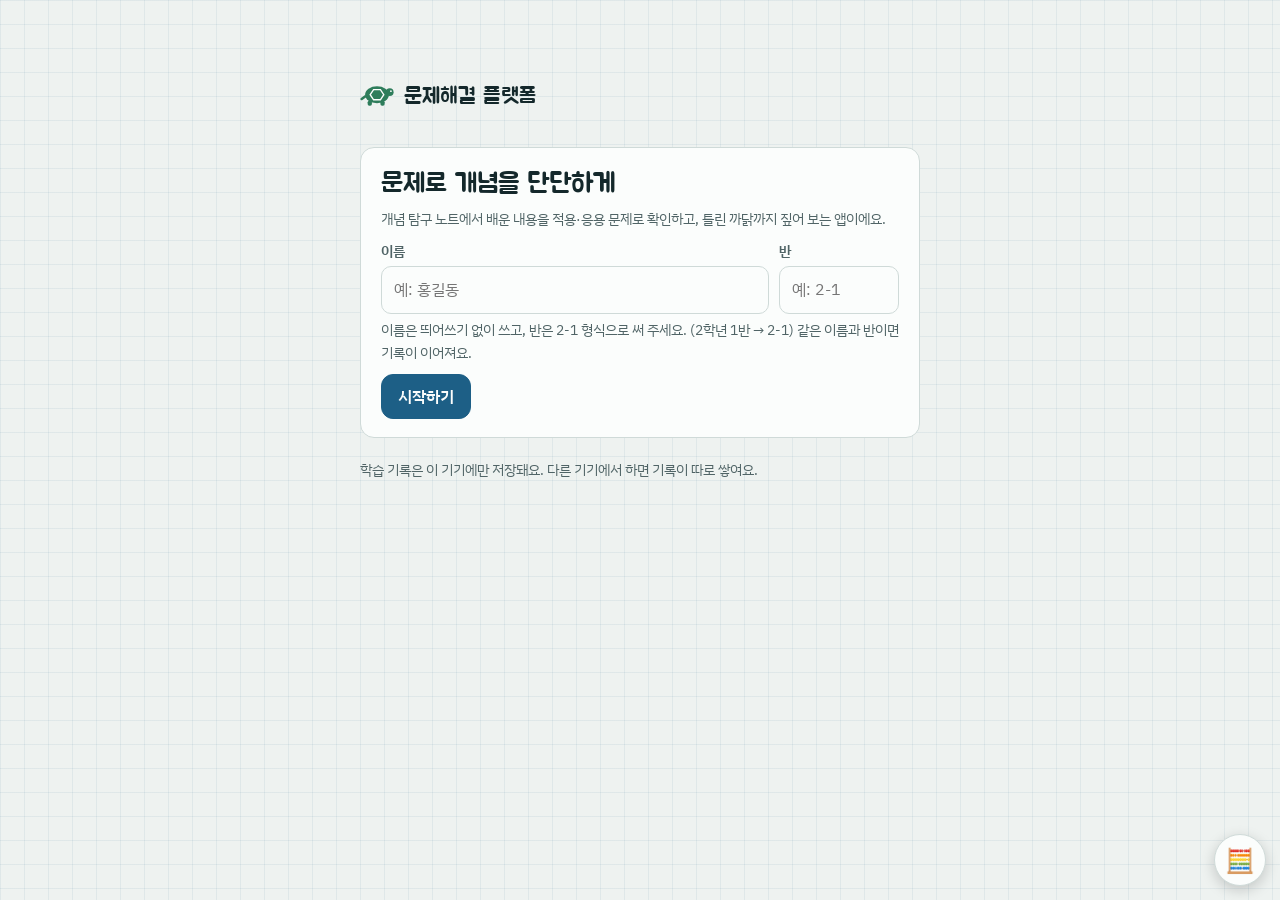
<file: index.html>
<!doctype html>
<html lang="ko"><head><meta charset="utf-8"><meta name="viewport" content="width=device-width,initial-scale=1">
<title>문제해결 플랫폼</title>
<link rel="stylesheet" href="https://fonts.googleapis.com/css2?family=IBM+Plex+Sans+KR:wght@400;600;700&family=Jua&display=swap">
<link rel="stylesheet" href="style.css?v=2611260910">
</head><body>
<div id="app"></div>
<div id="toast" class="toast" role="status" aria-live="polite"></div>
<script src="helpers.js?v=2611260910"></script>
<script src="data/g2-2-v.js?v=2611260910"></script>
<script src="data/g2-2-v-tb.js?v=2611260910"></script>
<script src="data/g2-2-v-tb2.js?v=2611260910"></script>
<script src="data/g2-2-vi.js?v=2611260910"></script>
<script src="data/g2-2-vi-m.js?v=2611260910"></script>
<script src="data/g3-5.js?v=2611260910"></script>
<script src="data/g3-5b.js?v=2611260910"></script>
<script src="data/g3-5c.js?v=2611260910"></script>
<script src="app.js?v=2611260910"></script>
<script src="calc.js?v=2611260910"></script>
</body></html>
</file>
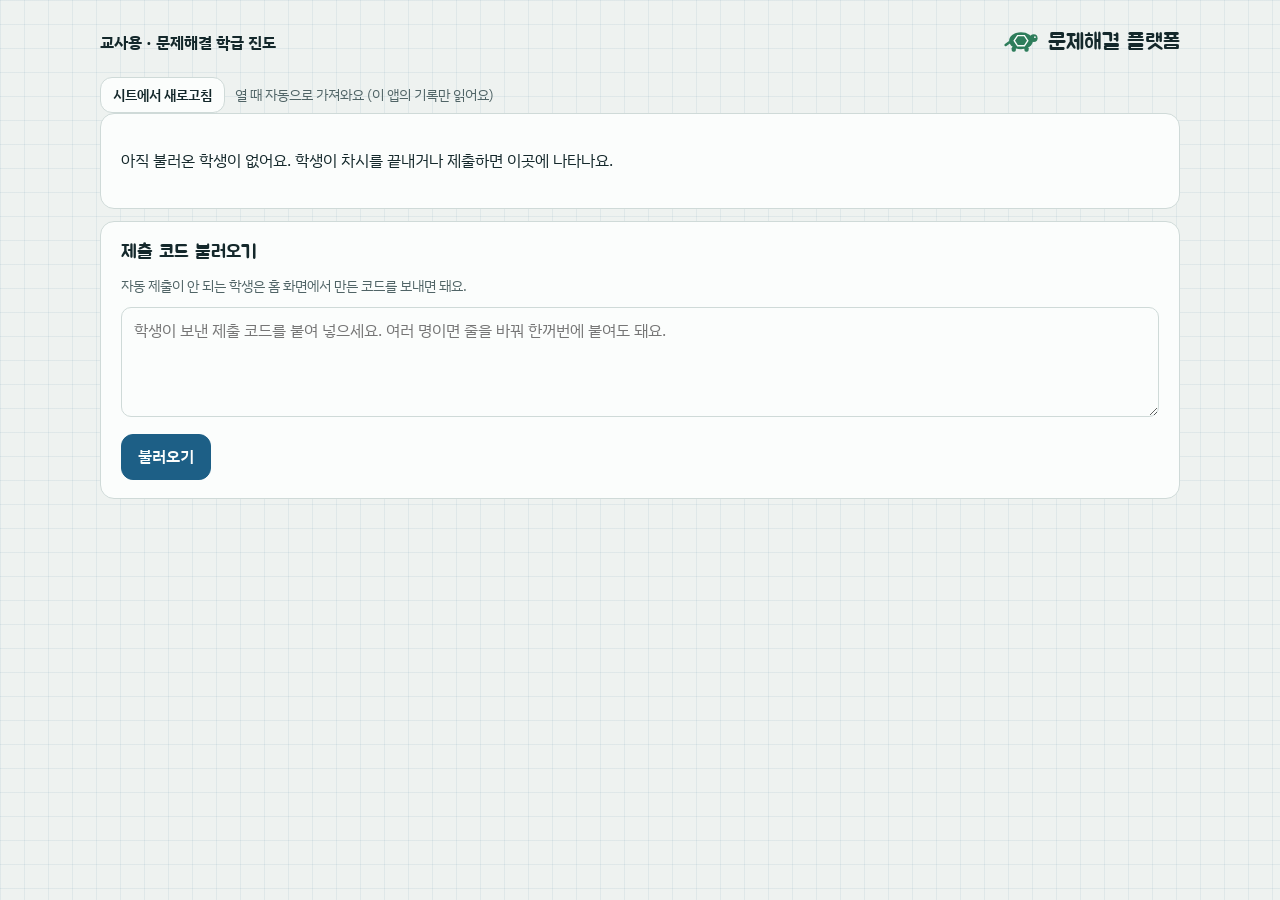
<file: teacher.html>
<!doctype html>
<html lang="ko"><head><meta charset="utf-8"><meta name="viewport" content="width=device-width,initial-scale=1">
<title>문제해결 플랫폼 · 교사용</title>
<meta name="robots" content="noindex">
<link rel="stylesheet" href="https://fonts.googleapis.com/css2?family=IBM+Plex+Sans+KR:wght@400;600;700&family=Jua&display=swap">
<link rel="stylesheet" href="style.css?v=2611260910">
</head><body>
<div id="app"></div>
<div id="toast" class="toast" role="status" aria-live="polite"></div>
<script>window.__TEACHER_ONLY = true;</script>
<script src="helpers.js?v=2611260910"></script>
<script src="data/g2-2-v.js?v=2611260910"></script>
<script src="data/g2-2-v-tb.js?v=2611260910"></script>
<script src="data/g2-2-v-tb2.js?v=2611260910"></script>
<script src="data/g2-2-vi.js?v=2611260910"></script>
<script src="data/g2-2-vi-m.js?v=2611260910"></script>
<script src="data/g3-5.js?v=2611260910"></script>
<script src="data/g3-5b.js?v=2611260910"></script>
<script src="data/g3-5c.js?v=2611260910"></script>
<script src="app.js?v=2611260910"></script>
</body></html>
</file>
<file: style.css>
:root{
  --bg:#eef2f0;--paper:#fbfdfc;--paper2:#f1f6f4;--ink:#14282b;--ink2:#506466;--line:#cfdad8;--grid:rgba(29,95,134,.07);
  --blue:#1d5f86;--blue-soft:#dcecf4;--red:#c8382e;--red-soft:#fbe3e0;--green:#2e7d5b;--green-soft:#dff1e7;--gold:#a8690f;--gold-soft:#f8ecd2;
  --f-disp:'Jua','IBM Plex Sans KR',system-ui,sans-serif;--f-body:'IBM Plex Sans KR','Noto Sans KR',system-ui,sans-serif;--r:14px;
}
@media (prefers-color-scheme:dark){:root:not([data-theme="light"]){
  --bg:#0f1b1e;--paper:#172529;--paper2:#1d2d32;--ink:#e6f0ee;--ink2:#9db3b3;--line:#2c4247;--grid:rgba(120,180,210,.07);
  --blue:#7cc0e6;--blue-soft:#1d3a4a;--red:#ff8a7e;--red-soft:#4a2724;--green:#6fcf9f;--green-soft:#1c3a2d;--gold:#e8b45a;--gold-soft:#3d3118;color-scheme:dark}}
:root[data-theme="dark"]{
  --bg:#0f1b1e;--paper:#172529;--paper2:#1d2d32;--ink:#e6f0ee;--ink2:#9db3b3;--line:#2c4247;--grid:rgba(120,180,210,.07);
  --blue:#7cc0e6;--blue-soft:#1d3a4a;--red:#ff8a7e;--red-soft:#4a2724;--green:#6fcf9f;--green-soft:#1c3a2d;--gold:#e8b45a;--gold-soft:#3d3118;color-scheme:dark}
*{box-sizing:border-box}
body{background:var(--bg);color:var(--ink);font:400 16px/1.6 var(--f-body);
  background-image:linear-gradient(var(--grid) 1px,transparent 1px),linear-gradient(90deg,var(--grid) 1px,transparent 1px);background-size:24px 24px;
  padding-inline:16px;padding-block:14px 60px;-webkit-text-size-adjust:100%}
button,input,textarea,select{font:inherit;color:inherit}
button{cursor:pointer}
:focus-visible{outline:3px solid var(--blue);outline-offset:2px}
#app{max-width:1080px;margin:0 auto}
.top{display:flex;align-items:center;justify-content:space-between;gap:12px;flex-wrap:wrap;margin-bottom:14px}
.brand{display:flex;align-items:center;gap:10px;font:400 1.35rem var(--f-disp)}
.brand svg{flex:none}
.btn{border:1.5px solid var(--line);background:var(--paper);border-radius:12px;padding:9px 16px;font-weight:600;min-height:44px}
a.btn{text-decoration:none;display:inline-flex;align-items:center;color:var(--ink)}
.btn:hover{border-color:var(--blue)}
.btn.primary{background:var(--blue);border-color:var(--blue);color:var(--paper)}
.btn.ghost{background:transparent}
.btn.sm{min-height:36px;padding:5px 12px;font-size:.88rem}
.btn.red{border-color:var(--red);color:var(--red)}
.btn:disabled{opacity:.45;cursor:not-allowed}
.card{background:var(--paper);border:1.5px solid var(--line);border-radius:var(--r);padding:18px 20px}
.h1{font:400 1.7rem/1.3 var(--f-disp);margin:0 0 6px;text-wrap:balance}
.h2{font:400 1.2rem/1.35 var(--f-disp);margin:0 0 8px}
.note{color:var(--ink2);font-size:.9rem;margin:4px 0 10px}
.row{display:flex;gap:10px;flex-wrap:wrap;align-items:center;margin-top:10px}
.chip{display:inline-block;padding:1px 10px;border-radius:99px;font-size:.78rem;font-weight:600;background:var(--blue-soft);color:var(--blue);white-space:nowrap}
.chip.gray{background:var(--paper2);color:var(--ink2);border:1px solid var(--line)}
.chip.green{background:var(--green-soft);color:var(--green)}
.chip.gold{background:var(--gold-soft);color:var(--gold)}
.chip.red{background:var(--red-soft);color:var(--red)}
/* 시작 */
.welcome{display:grid;gap:16px;max-width:560px;margin:6vh auto 0}
.in{width:100%;border:1.5px solid var(--line);border-radius:10px;padding:10px 12px;background:var(--paper)}
.fieldrow{display:grid;grid-template-columns:1fr 120px;gap:10px}
label.l{display:block;font-size:.85rem;font-weight:600;color:var(--ink2);margin-bottom:4px}
.pcards{display:flex;flex-direction:column;gap:8px}
.pcard{display:flex;justify-content:space-between;gap:10px;text-align:left;width:100%}
/* 홈 */
.hero{display:grid;grid-template-columns:1fr auto;gap:12px;align-items:center;margin-bottom:14px}
.units{display:flex;flex-direction:column;gap:18px}
.unit h2{font:400 1.25rem var(--f-disp);margin:0 0 4px}
.unit .sub{color:var(--ink2);font-size:.9rem;margin:0 0 10px}
.lgrid{display:grid;grid-template-columns:repeat(auto-fill,minmax(290px,1fr));gap:12px}
.lcard{text-align:left;display:flex;flex-direction:column;gap:6px;border:1.5px solid var(--line);background:var(--paper);border-radius:var(--r);padding:14px 16px;min-width:0}
.lcard:hover:not(:disabled){border-color:var(--blue)}
.lcard .no{font:400 .95rem var(--f-disp);color:var(--blue)}
.lcard .t{font-weight:700;font-size:1.05rem}
.lcard .q{color:var(--ink2);font-size:.9rem}
.lcard.soon{opacity:.7;cursor:default}
.lcard.done{border-color:var(--green)}
.bar{height:8px;border-radius:6px;background:var(--paper2);border:1px solid var(--line);overflow:hidden}
.bar i{display:block;height:100%;background:var(--blue)}
/* 차시 */
.stepper{display:flex;gap:6px;flex-wrap:wrap;margin:0 0 14px}
.stepper button{display:flex;align-items:center;gap:6px;border:1.5px solid var(--line);background:var(--paper);border-radius:99px;padding:5px 14px;font-weight:600;font-size:.9rem;min-height:38px}
.stepper button.on{background:var(--blue);border-color:var(--blue);color:var(--paper)}
.stepper button.ok:not(.on){border-color:var(--green);color:var(--green)}
.stepper button:disabled{opacity:.4}
.qbig{font:400 1.55rem/1.4 var(--f-disp);text-wrap:balance;margin:6px 0 12px}
.cols{display:grid;grid-template-columns:minmax(0,1.15fr) minmax(0,1fr);gap:14px;align-items:start}
@media (max-width:880px){.cols{grid-template-columns:minmax(0,1fr)}.hero{grid-template-columns:1fr}.fieldrow{grid-template-columns:1fr}}
.opts{display:flex;flex-direction:column;gap:8px}
.opt{text-align:left;border:1.5px solid var(--line);background:var(--paper);border-radius:12px;padding:10px 14px;min-height:46px}
.opt:hover:not(:disabled){border-color:var(--blue)}
.opt.sel{border-color:var(--blue);background:var(--blue-soft)}
.opt.good{border-color:var(--green);background:var(--green-soft)}
.opt.bad{border-color:var(--red);background:var(--red-soft)}
.task{border-top:1px dashed var(--line);padding-top:12px;margin-top:12px}
.task:first-child{border-top:0;margin-top:0;padding-top:0}
.fb{margin-top:8px;padding:8px 12px;border-radius:10px;font-size:.92rem}
.fb.good{background:var(--green-soft);color:var(--green)}
.fb.bad{background:var(--red-soft);color:var(--red)}
.fb.hint{background:var(--gold-soft);color:var(--gold)}
.gen{font-size:1.1rem;line-height:2.4}
.blank{display:inline-flex;gap:4px;flex-wrap:wrap;vertical-align:middle;margin:0 4px}
.blank button{border:1.5px solid var(--blue);background:var(--paper);color:var(--blue);border-radius:8px;padding:0 12px;min-height:36px;font-weight:700}
.blank button.good{background:var(--green-soft);border-color:var(--green);color:var(--green)}
.blank button.bad{background:var(--red-soft);border-color:var(--red);color:var(--red)}
.genitem{padding:8px 0;border-bottom:1px dashed var(--line)}
.genitem:last-child{border-bottom:0}
.sumcard{border-left:5px solid var(--blue)}
.points{margin:6px 0 0;padding-left:1.2em;display:flex;flex-direction:column;gap:6px}
.def{background:var(--blue-soft);border-radius:12px;padding:10px 14px;margin:10px 0}
.def b{color:var(--blue)}
.checks{display:flex;flex-direction:column;gap:12px}
.chk{display:grid;gap:8px}
.chk .qt{font-weight:600}
.ans{display:flex;gap:8px;align-items:center;flex-wrap:wrap}
.ans input{width:120px;font-size:1.1rem;text-align:center}
.stamp{width:54px;height:54px;border:4px solid var(--red);border-radius:50%;display:grid;place-items:center;color:var(--red);font:400 1.5rem var(--f-disp);transform:rotate(-8deg)}
textarea.in{min-height:110px;resize:vertical;line-height:1.6}
.done-box{display:flex;gap:16px;align-items:center;flex-wrap:wrap}
/* 위젯 */
.widget{padding:12px 14px}
.widget svg{width:100%;height:auto;display:block;touch-action:none;background:var(--paper2);border-radius:10px;border:1px solid var(--line)}
.wtabs{display:flex;gap:6px;flex-wrap:wrap;margin-bottom:8px}
.wtabs button{border:1.5px solid var(--line);background:var(--paper);border-radius:99px;padding:3px 14px;font-weight:600;font-size:.88rem;min-height:36px}
.wtabs button.on{background:var(--blue);border-color:var(--blue);color:var(--paper)}
.ctl{display:grid;grid-template-columns:auto 1fr auto;gap:8px;align-items:center;margin-top:8px;font-size:.92rem}
.ctl input[type=range]{width:100%;min-height:32px;accent-color:var(--blue)}
.ctl output{font-weight:700;min-width:3.2em;text-align:right;font-variant-numeric:tabular-nums}
.read{display:flex;flex-wrap:wrap;gap:6px 14px;margin-top:10px;font-variant-numeric:tabular-nums}
.read span{background:var(--paper2);border:1px solid var(--line);border-radius:8px;padding:2px 10px;font-size:.92rem}
.read span.hi{border-color:var(--blue);background:var(--blue-soft)}
.verdict{margin-top:10px;padding:8px 12px;border-radius:10px;font-weight:600;background:var(--paper2);border:1px solid var(--line)}
.verdict.yes{background:var(--green-soft);border-color:var(--green);color:var(--green)}
.verdict.no{background:var(--red-soft);border-color:var(--red);color:var(--red)}
.chips{display:flex;flex-wrap:wrap;gap:6px;margin-top:8px}
.chips span{border:1.5px solid var(--blue);border-radius:8px;padding:1px 9px;font-size:.84rem;background:var(--paper)}
.chips.gold span{border-color:var(--gold);color:var(--gold)}
.grid-combo{display:grid;gap:4px;margin-top:8px}
.grid-combo span{border:1.5px solid var(--blue);background:var(--paper);border-radius:6px;padding:2px 4px;font-size:.78rem;text-align:center;white-space:nowrap}
.svgt{fill:var(--ink);font:600 13px var(--f-body)}
.svgm{fill:var(--ink2);font:500 11px var(--f-body)}
/* 교사용 */
.syncline{display:flex;align-items:center;gap:8px;flex-wrap:wrap;padding:8px 12px;border-radius:10px;background:var(--paper2);border:1px solid var(--line);font-size:.9rem;margin:6px 0}
.syncline .dot{width:10px;height:10px;border-radius:50%;background:var(--ink2);flex:none}
.syncline.on .dot{background:var(--blue)}.syncline.err{border-color:var(--red)}.syncline.err .dot{background:var(--red)}
.tscroll{overflow-x:auto;padding:6px 8px}
.mx{border-collapse:collapse;width:100%;min-width:640px}
.mx th{font-size:.78rem;color:var(--ink2);font-weight:600;padding:6px 6px;text-align:center;border-bottom:1px solid var(--line);white-space:nowrap}
.mx th:first-child,.mx td:first-child{text-align:left}
.mx td{padding:8px 6px;border-bottom:1px solid var(--line);text-align:center}
.mx tbody tr{cursor:pointer}.mx tbody tr:hover{background:var(--paper2)}
.cell{display:inline-block;min-width:34px;padding:0 6px;border-radius:8px;font-size:.82rem;font-weight:700}
.cell.d{background:var(--green-soft);color:var(--green)}.cell.p{background:var(--gold-soft);color:var(--gold)}.cell.n{color:var(--line)}
.refl{background:var(--paper2);border-radius:10px;padding:8px 12px;margin:6px 0;white-space:pre-wrap;word-break:break-word}
.refl small{display:block;color:var(--ink2);margin-bottom:2px}
.toast{position:fixed;left:50%;bottom:24px;transform:translateX(-50%);background:var(--ink);color:var(--bg);padding:10px 18px;border-radius:99px;opacity:0;pointer-events:none;transition:opacity .2s;z-index:9;font-size:.92rem}
.toast.on{opacity:1}
.link{background:none;border:0;color:var(--blue);text-decoration:underline;padding:6px;min-height:36px}
@media (prefers-reduced-motion:reduce){*{transition:none!important}}

.figbox{margin:8px 0 12px;max-width:340px}.qfig{width:100%;height:auto;display:block;background:var(--paper2);border:1px solid var(--line);border-radius:10px}.figcap{font-size:11px;color:var(--ink2);margin-top:4px}

/* ===== 문제해결 플랫폼 추가 ===== */
.qfig{width:100%;max-width:340px;height:auto;display:block;margin:6px auto}
.figbox{margin:8px 0}.figcap{color:var(--ink2);font-size:.78rem;text-align:center}
.toast{position:fixed;left:50%;bottom:22px;transform:translateX(-50%) translateY(20px);background:var(--ink);color:var(--paper);padding:10px 16px;border-radius:12px;opacity:0;pointer-events:none;transition:.2s;z-index:50;max-width:92vw;font-size:.92rem}
.toast.on{opacity:1;transform:translateX(-50%)}
.link{background:none;border:0;color:var(--blue);text-decoration:underline;padding:8px;min-height:44px}
.pdots{display:flex;gap:6px;flex-wrap:wrap;margin:0 0 12px}
.pdots button{width:34px;height:34px;border-radius:50%;border:1.5px solid var(--line);background:var(--paper);font-weight:700;font-size:.85rem;padding:0}
.pdots button.on{background:var(--blue);border-color:var(--blue);color:var(--paper)}
.pdots button.ok{border-color:var(--green);color:var(--green)}
.pdots button.on.ok{background:var(--green);color:var(--paper)}
.lv{display:inline-block;padding:1px 10px;border-radius:99px;font-size:.78rem;font-weight:700;margin-right:6px}
.lv1{background:var(--green-soft);color:var(--green)}.lv2{background:var(--blue-soft);color:var(--blue)}
.lv3{background:var(--gold-soft);color:var(--gold)}.lv4{background:var(--red-soft);color:var(--red)}
.causes{display:flex;flex-direction:column;gap:6px;margin-top:8px}
.causes .opt{min-height:40px;padding:6px 12px;font-size:.9rem}
.stepq{border-top:1px dashed var(--line);padding-top:10px;margin-top:10px}
.stepq:first-of-type{border-top:0;margin-top:0;padding-top:0}
.gradechips{display:flex;gap:8px;flex-wrap:wrap;margin:8px 0}
.gradechips .btn[disabled]{opacity:.45}
.unitchips{display:flex;gap:8px;flex-wrap:wrap;margin:0 0 10px}
.eqn{font-variant-numeric:tabular-nums}
.warn{background:var(--gold-soft);color:var(--gold);border-radius:10px;padding:8px 12px;font-size:.9rem;margin:8px 0}
@media (max-width:420px){.card{padding:14px 14px}.h1{font-size:1.45rem}.qbig{font-size:1.3rem}.top{gap:8px}}
.mx{min-width:0}
.mx td,.mx th{padding-inline:4px}
.tscroll{padding:6px 0}


.padbox{margin:8px 0 10px}.padtools{gap:6px;flex-wrap:wrap;margin:8px 0 6px}.padcv{display:block;width:100%;height:280px;background:var(--paper);border:1.5px dashed var(--line);border-radius:12px;touch-action:none;cursor:crosshair;background-image:linear-gradient(var(--line) 1px,transparent 1px);background-size:100% 28px}

/* ===== 계산기 ===== */
.calcfab{position:fixed;right:14px;bottom:14px;width:52px;height:52px;border-radius:50%;border:1.5px solid var(--line);background:var(--paper);font-size:1.5rem;box-shadow:0 4px 14px rgba(0,0,0,.18);z-index:40;padding:0}
.calcbox{position:fixed;right:10px;bottom:10px;width:min(300px,calc(100vw - 20px));background:var(--paper);border:1.5px solid var(--line);border-radius:16px;box-shadow:0 8px 28px rgba(0,0,0,.28);z-index:45;padding:10px}
.calcbox[hidden],.calcfab[hidden]{display:none}
.calchead{display:flex;justify-content:space-between;align-items:center;margin-bottom:6px}
.calcx{border:0;background:none;font-size:1.1rem;min-width:44px;min-height:36px;color:var(--ink2)}
.calcdisp{background:var(--paper2);border-radius:10px;padding:8px 12px;text-align:right;min-height:64px;margin-bottom:8px;overflow:hidden}
.calcex{color:var(--ink2);font-size:.85rem;min-height:1.2em;word-break:break-all}
.calcrs{font-size:1.6rem;font-weight:700;word-break:break-all;font-variant-numeric:tabular-nums}
.calcgrid{display:grid;grid-template-columns:repeat(4,1fr);gap:6px}
.ck{min-height:44px;border-radius:10px;border:1.5px solid var(--line);background:var(--paper2);font-size:1.1rem;font-weight:600;padding:0}
.ck.num{background:var(--paper)}.ck.clr{color:var(--red)}.ck.eq{background:var(--blue);border-color:var(--blue);color:var(--paper)}
.keyb{min-width:44px;padding:0 10px;font-size:1.15rem;font-weight:700}

/* 교사용 표: 학생 이름 고정, 나머지는 가로 스크롤 */
.mx.frz th,.mx.frz td{white-space:nowrap}
.mx.frz th:first-child,.mx.frz td:first-child{position:sticky;left:0;z-index:2;background:var(--paper);box-shadow:2px 0 0 var(--line)}
.mx.frz th:nth-child(2),.mx.frz td:nth-child(2){background:var(--gold-soft)}
.cell.tdy{background:var(--gold-soft);color:var(--gold);font-weight:700}
</file>
